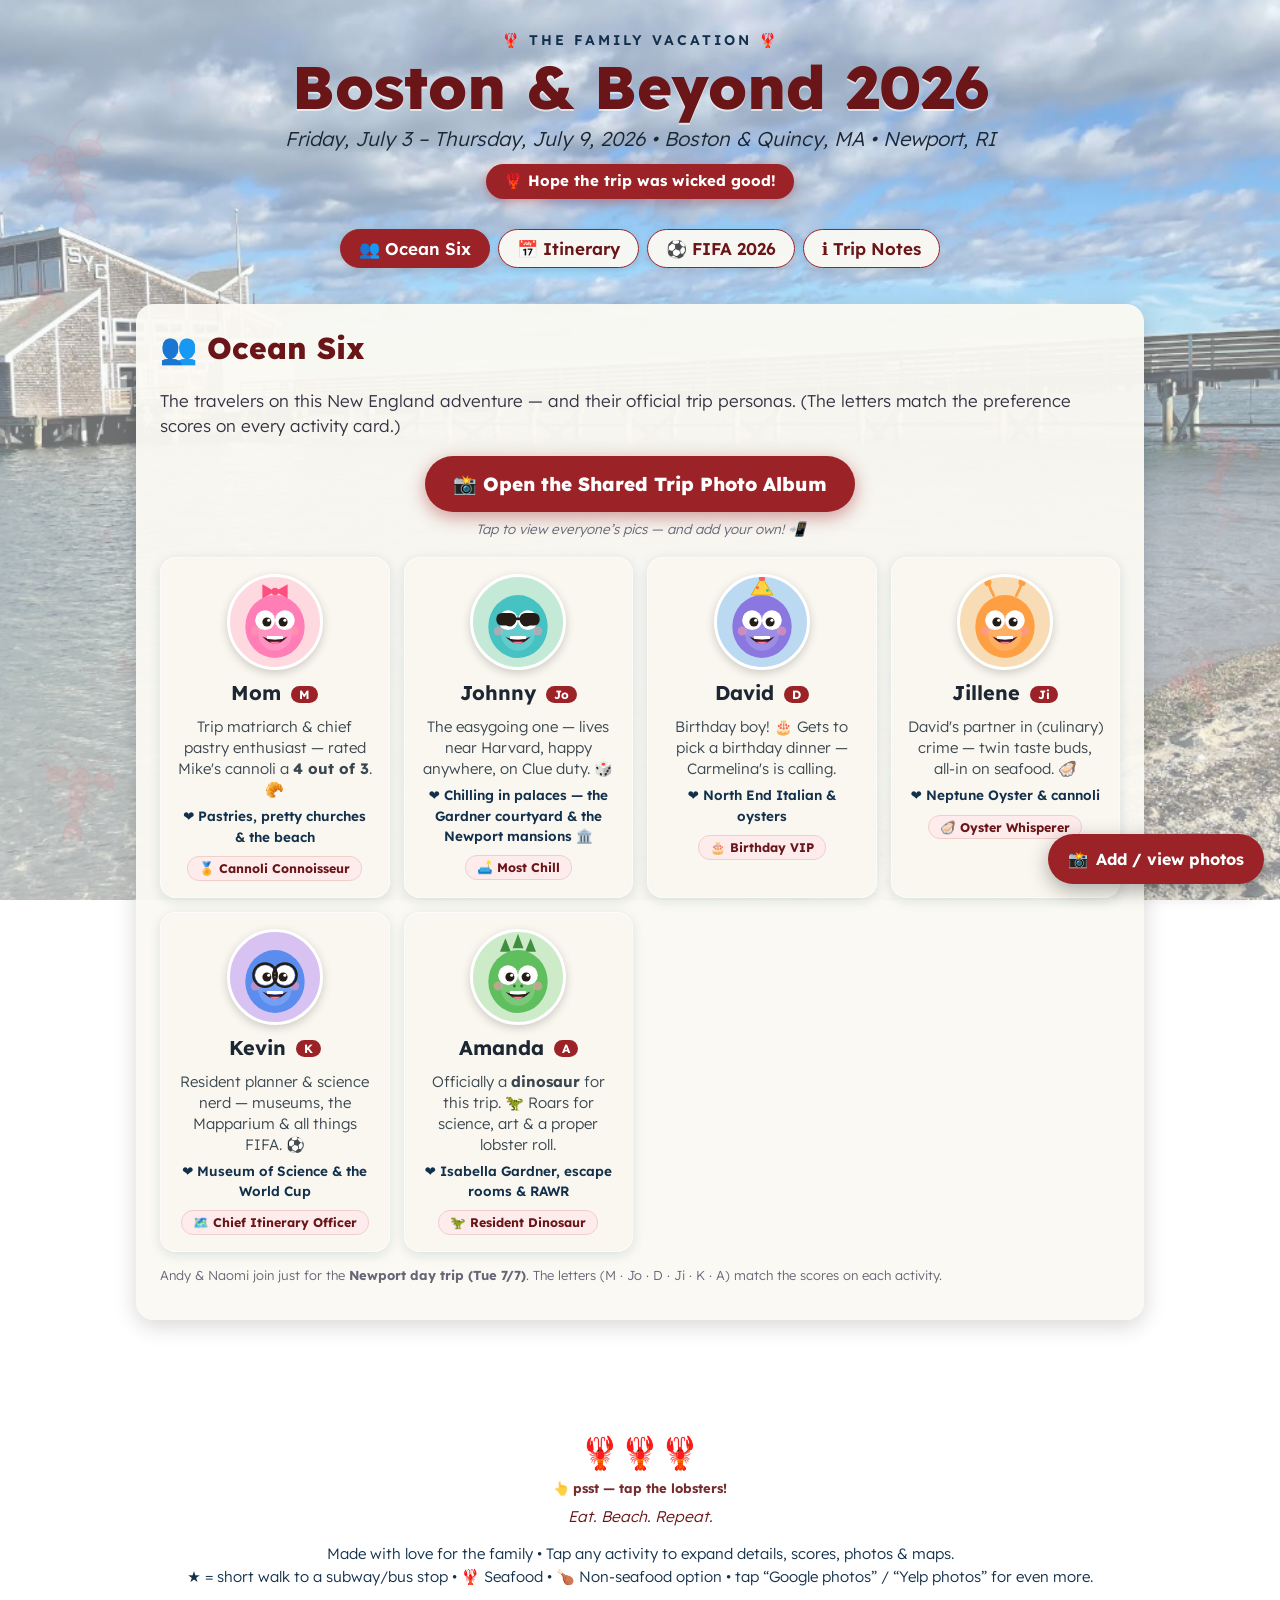
<file: docs/index.html>
<!DOCTYPE html>
<html lang="en">
<head>
<meta charset="UTF-8" />
<meta name="viewport" content="width=device-width, initial-scale=1.0" />
<title>Boston 2026 — Family Vacation 🦞</title>
<link rel="preconnect" href="https://fonts.googleapis.com">
<link rel="preconnect" href="https://fonts.gstatic.com" crossorigin>
<link href="https://fonts.googleapis.com/css2?family=Lexend:wght@300;400;500;600;700;800&display=swap" rel="stylesheet">
<link rel="stylesheet" href="css/styles.css" />
</head>
<body>
<div id="bg"></div>

<!-- Tasteful red lobster decals scattered around the page -->
<div class="lobster-decal" style="width:90px;height:112px;top:120px;left:2%;transform:rotate(-18deg)"></div>
<div class="lobster-decal" style="width:70px;height:88px;top:46%;right:1.5%;transform:rotate(22deg)"></div>
<div class="lobster-decal" style="width:80px;height:100px;bottom:6%;left:3%;transform:rotate(8deg)"></div>
<div class="lobster-decal" style="width:60px;height:75px;top:72%;right:4%;transform:rotate(-30deg)"></div>
<div class="lobster-decal" style="width:54px;height:67px;top:30%;left:1%;transform:rotate(40deg)"></div>
<!-- extra small lobsters hidden around the page -->
<div class="lobster-decal hidden-lob" style="width:30px;height:38px;top:16%;right:8%;transform:rotate(-12deg)"></div>
<div class="lobster-decal hidden-lob" style="width:26px;height:33px;top:58%;left:7%;transform:rotate(64deg)"></div>
<div class="lobster-decal hidden-lob" style="width:34px;height:43px;top:88%;right:12%;transform:rotate(-48deg)"></div>
<div class="lobster-decal hidden-lob" style="width:22px;height:28px;top:38%;right:6%;transform:rotate(120deg)"></div>
<div class="lobster-decal hidden-lob" style="width:28px;height:35px;bottom:24%;left:9%;transform:rotate(-72deg)"></div>
<div class="lobster-decal hidden-lob" style="width:20px;height:25px;top:64%;right:18%;transform:rotate(15deg)"></div>
<div class="lobster-decal hidden-lob" style="width:24px;height:30px;top:8%;left:13%;transform:rotate(-100deg)"></div>
<div class="lobster-decal hidden-lob" style="width:32px;height:40px;bottom:40%;right:3%;transform:rotate(28deg)"></div>

<header class="site">
  <p class="kicker">🦞 The Family Vacation 🦞</p>
  <h1>Boston &amp; Beyond 2026</h1>
  <p class="dates">Friday, July 3 &ndash; Thursday, July 9, 2026 &bull; Boston &amp; Quincy, MA &bull; Newport, RI</p>
  <div id="countdown" class="countdown"></div>
</header>

<nav class="tabs">
  <button id="tab-crew" class="active" onclick="showView('crew')">👥 Ocean Six</button>
  <button id="tab-itin" onclick="showView('itin')">📅 Itinerary</button>
  <button id="tab-fifa" onclick="showView('fifa')">⚽ FIFA 2026</button>
  <button id="tab-info" onclick="showView('info')">ℹ️ Trip Notes</button>
</nav>

<!-- Floating photo-album button (visible on every tab) -->
<a id="fab-photos" class="fab" target="_blank" rel="noopener" title="Shared trip photo album">📸 <span class="lbl">Add / view photos</span></a>

<main>
  <!-- CREW VIEW -->
  <section id="view-crew"></section>

  <!-- ITINERARY VIEW -->
  <section id="view-itin" class="hidden">
    <div class="day-pills" id="dayPills"></div>
    <div id="dayContent"></div>
  </section>

  <!-- FIFA VIEW -->
  <section id="view-fifa" class="hidden"></section>

  <!-- INFO VIEW -->
  <section id="view-info" class="hidden"></section>
</main>

<footer>
  <div class="lob" title="Tap to make it rain 🦞">🦞🦞🦞</div>
  <div class="lob-hint">👆 psst — tap the lobsters!</div>
  <p id="lobPun" class="lob-pun"></p>
  <p>Made with love for the family &bull; Tap any activity to expand details, scores, photos &amp; maps.<br>
  ★ = short walk to a subway/bus stop &bull; 🦞 Seafood &bull; 🍗 Non-seafood option &bull; tap “Google photos” / “Yelp photos” for even more.</p>
</footer>

<script src="js/data.js"></script>
<script src="js/app.js"></script>
</body>
</html>
</file>
<file: docs/css/styles.css>
:root{
    /* Classic nautical palette — deep navy, classic red, antique gold, warm cream */
    --lobster:#9b2226;        /* classic red (primary accent) */
    --lobster-dark:#6a1518;   /* deep oxblood */
    --ocean:#1f4e79;          /* navy (secondary accent) */
    --ocean-deep:#12304c;     /* deep navy */
    --gold:#b8860b;           /* antique gold */
    --green:#2f6f4e;          /* muted forest (prices) */
    --ink:#1d2733;            /* charcoal-navy text */
    --box:rgba(250,247,240,0.88);     /* warm cream, semi-transparent */
    --box-solid:rgba(251,249,243,0.95);
    /* MBTA line colors (official — unchanged) */
    --red:#DA291C; --orange:#ED8B00; --blue:#003DA5; --green-line:#00843D; --silver:#7C878E;
  }
  *{box-sizing:border-box;}
  html{scroll-behavior:smooth;}
  body{
    margin:0;
    font-family:'Lexend', system-ui, -apple-system, Segoe UI, sans-serif;
    font-weight:300;
    color:var(--ink);
    font-size:18px;
    line-height:1.5;
    min-height:100vh;
    position:relative;
  }
  /* ---- Background: Wollaston Beach, Quincy (with graceful gradient fallback) ---- */
  #bg{
    position:fixed; inset:0; z-index:-2;
    background:
      linear-gradient(180deg,#bfe3f2 0%, #8ec9e0 38%, #5aa9c9 52%, #d8c79f 64%, #ece0c2 100%);
    background-size:cover;
    background-position:center;
  }
  #bg.has-photo{
    background-size:cover;
    background-position:center 40%;
    background-repeat:no-repeat;
  }
  #bg::after{ /* readability veil over the photo */
    content:""; position:absolute; inset:0;
    background:linear-gradient(180deg, rgba(245,250,252,0.35), rgba(245,250,252,0.55));
  }
  /* ---- Floating lobster decals ---- */
  .lobster-decal{position:fixed; z-index:-1; opacity:0.14; pointer-events:none;}
  .lobster-decal.hidden-lob{opacity:0.07;}  /* extra-subtle "find me" lobsters */
  .lobster-decal svg{width:100%; height:100%;}
  /* ---- Layout ---- */
  header.site{
    text-align:center;
    padding:30px 18px 14px;
  }
  header.site .kicker{
    letter-spacing:3px; text-transform:uppercase; font-size:14px;
    color:var(--ocean-deep); font-weight:600; margin:0 0 4px;
  }
  header.site h1{
    margin:0; font-size:clamp(34px,6vw,60px); font-weight:800;
    color:var(--lobster-dark);
    text-shadow:0 2px 0 rgba(255,255,255,0.6);
    line-height:1.05;
  }
  header.site .dates{
    margin:6px 0 0; font-size:20px; color:var(--ink); font-style:italic;
  }
  .countdown{
    display:inline-block; margin-top:10px; background:var(--lobster); color:#fff;
    font-weight:700; font-size:15px; padding:6px 18px; border-radius:22px;
    box-shadow:0 3px 12px rgba(155,34,38,.4);
  }
  /* day-banner forecast gag */
  .day-banner .forecast{ font-size:14px; font-style:italic; color:var(--ocean-deep); margin-top:7px; }
  /* "Surprise me" picker */
  .surprise-bar{ display:flex; flex-wrap:wrap; align-items:center; gap:10px; margin:0 0 6px; }
  .surprise-btn{
    font-family:inherit; font-weight:700; font-size:15px; cursor:pointer;
    background:var(--box-solid); color:var(--lobster-dark); border:1.5px solid var(--lobster);
    padding:8px 16px; border-radius:22px; box-shadow:0 2px 8px rgba(0,0,0,.12); transition:all .15s;
  }
  .surprise-btn:hover{ background:#fff5f4; transform:translateY(-1px); }
  .surprise-out{ font-size:15.5px; color:var(--ink); }
  .surprise-out b{ color:var(--lobster-dark); }
  /* ---- Top nav tabs ---- */
  nav.tabs{
    display:flex; justify-content:center; gap:8px; flex-wrap:wrap;
    position:sticky; top:0; z-index:30;
    padding:10px; margin:6px auto 0; max-width:1100px;
  }
  nav.tabs button{
    font-family:inherit; font-size:17px; font-weight:600;
    border:1.5px solid var(--lobster); color:var(--lobster-dark);
    background:var(--box-solid); padding:8px 18px; border-radius:30px;
    cursor:pointer; transition:all .15s; box-shadow:0 2px 8px rgba(0,0,0,.12);
  }
  nav.tabs button:hover{background:#fff;}
  nav.tabs button.active{background:var(--lobster); color:#fff; border-color:var(--lobster);}
  main{max-width:1040px; margin:0 auto; padding:8px 16px 60px;}
  /* ---- Day selector ---- */
  /* ---- Day selector as a winding road of milestones (dots zigzag above/below) ---- */
  .day-pills{
    margin:22px 0 14px; padding:2px 2px; overflow-x:auto; overflow-y:hidden;
    -webkit-overflow-scrolling:touch;
  }
  /* track holds the flex row AND the SVG road, so both share the exact same width
     (even when it's wider than the screen and scrolls) */
  .road-track{
    position:relative; display:inline-flex; align-items:stretch; justify-content:space-between;
    width:max-content; min-width:100%; min-height:250px;
  }
  .milestone{
    position:relative; flex:1 0 auto; min-width:122px; height:250px;
    background:none; border:0; cursor:pointer; font-family:inherit; padding:0;
  }
  /* the wavy "road" — a smooth SVG curve through the milestones */
  .road-svg{ position:absolute; top:0; left:0; width:100%; height:100%; z-index:0; pointer-events:none; }
  .road-svg path{ stroke:var(--lobster); stroke-width:3; fill:none; stroke-dasharray:5 6; stroke-linecap:round; vector-effect:non-scaling-stroke; opacity:.55; }
  .ms-stem{ display:none; }
  .ms-dot{
    position:absolute; left:50%; transform:translateX(-50%); z-index:2;
    width:46px; height:46px; border-radius:50%;
    display:flex; align-items:center; justify-content:center; font-size:23px;
    background:var(--box-solid); border:3px solid var(--lobster);
    box-shadow:0 3px 10px rgba(0,0,0,.2); transition:transform .15s, box-shadow .15s;
  }
  .ms-label{ position:absolute; left:50%; transform:translateX(-50%); width:118px; text-align:center; z-index:2; }
  .ms-dow{display:block; font-weight:700; font-size:15px; color:var(--ocean-deep);}
  .ms-date{display:block; font-size:12px; color:#667; letter-spacing:.3px;}
  .ms-theme{display:block; font-size:12.5px; font-style:italic; color:var(--lobster-dark); line-height:1.18; margin-top:1px;}
  /* dots ride the wave: crest at 34% (up) and trough at 66% (down) */
  .milestone.up .ms-dot{ top:calc(34% - 23px); }
  .milestone.up .ms-label{ bottom:calc(66% + 26px); }
  .milestone.down .ms-dot{ top:calc(66% - 23px); }
  .milestone.down .ms-label{ top:calc(66% + 26px); }
  .milestone:hover .ms-dot{ transform:translateX(-50%) scale(1.09); }
  .milestone.active .ms-dot{
    background:var(--lobster); border-color:var(--lobster-dark);
    box-shadow:0 4px 16px rgba(155,34,38,.45); transform:translateX(-50%) scale(1.14);
  }
  .milestone.active .ms-dow{ color:var(--lobster-dark); }
  .milestone.active .ms-theme{ font-weight:600; }
  @media(max-width:560px){
    .day-pills{min-height:214px;}
    .road-track{min-height:214px;}
    .milestone{min-width:88px; height:214px;}
    .ms-dot{width:36px; height:36px; font-size:18px; border-width:2.5px;}
    .ms-label{width:84px;}
    .ms-dow{font-size:13px;}
    .ms-date{font-size:11px;}
    .ms-theme{font-size:11px; line-height:1.12;}
    .milestone.up .ms-dot{top:calc(34% - 18px);}  .milestone.up .ms-label{bottom:calc(66% + 22px);}
    .milestone.down .ms-dot{top:calc(66% - 18px);} .milestone.down .ms-label{top:calc(66% + 22px);}
  }
  /* ---- Day header banner ---- */
  .day-banner{
    background:var(--box-solid); border-radius:18px; padding:18px 22px;
    margin:14px 0 18px; box-shadow:0 6px 22px rgba(0,0,0,.16);
    border-left:8px solid var(--lobster); position:relative; overflow:hidden;
  }
  .day-banner h2{margin:0; font-size:30px; color:var(--lobster-dark); font-weight:800;}
  .day-banner .sub{font-size:18px; color:var(--ocean-deep); font-style:italic; margin-top:2px;}
  .day-banner .lob-emoji{position:absolute; right:14px; top:8px; font-size:46px; opacity:.85;}
  /* ---- Time-slot section ---- */
  .slot{margin:18px 0;}
  .slot-label{
    display:inline-block; font-weight:700; font-size:15px; letter-spacing:1.5px;
    text-transform:uppercase; color:#fff; background:var(--ocean-deep);
    padding:4px 14px; border-radius:20px; margin-bottom:8px;
  }
  .slot-label.meal{background:var(--lobster);}
  /* ---- Activity card (semi-transparent white box) ---- */
  .card{
    background:var(--box); border-radius:18px; margin:12px 0;
    box-shadow:0 6px 20px rgba(15,76,99,.16); overflow:hidden;
    border:1px solid rgba(255,255,255,.7);
    backdrop-filter:blur(2px); transition:box-shadow .2s ease;
  }
  .card:hover{box-shadow:0 9px 26px rgba(15,76,99,.22);}
  .card.open{box-shadow:0 12px 32px rgba(15,76,99,.26);}
  .card-head{
    display:flex; align-items:center; gap:14px; padding:16px 20px; cursor:pointer;
    user-select:none;
  }
  .card-head:hover{background:rgba(27,111,140,.07);}
  .card.open .card-head{background:rgba(27,111,140,.05); border-bottom:1px solid rgba(15,76,99,.12);}
  .card-title{flex:1;}
  .card-title .name{font-size:22px; font-weight:700; color:var(--ink); line-height:1.2;}
  .card-title .cat{font-size:12.5px; letter-spacing:1px; text-transform:uppercase; color:var(--ocean); font-weight:700; margin-bottom:2px;}
  .card-meta{font-size:14.5px; color:#445; margin-top:2px;}
  .chip{display:inline-block; font-size:13px; padding:3px 10px; border-radius:12px; margin:5px 5px 0 0; font-weight:600;}
  .chip.price{background:#e3f3e8; color:var(--green);}
  .chip.score{background:#fdeceb; color:var(--lobster-dark);}
  .chip.hours{background:#eef4f7; color:var(--ocean-deep);}
  .chip.leg{background:#e6f2ea; color:var(--green);}
  .chip.ticket{background:#fbe7cf; color:#8a5a00;}
  .ticket-box{background:#fff7e6; border:1px solid #f0d9a6; border-left:5px solid var(--gold); border-radius:12px; padding:10px 14px; margin:2px 0 12px;}
  .tk-hd{font-weight:800; color:var(--lobster-dark); font-size:13.5px; letter-spacing:.5px; margin-bottom:4px;}
  .tk-row{font-size:16px; margin:2px 0; color:var(--ink);}
  .tk-hard{color:var(--lobster); font-weight:700;}
  .tk-flex{color:var(--green); font-weight:700;}
  .tk-note{font-size:14.5px; color:#556; margin-top:6px; white-space:pre-line;}
  .slot-note{font-size:14.5px; color:var(--ocean-deep); font-style:italic; margin:2px 0 10px;}
  .expander{font-size:28px; color:var(--lobster); transition:transform .2s; line-height:1; flex:0 0 auto; width:26px; text-align:center;}
  .card.open .expander{transform:rotate(45deg);}
  .card-body{display:none; padding:14px 20px 20px;}
  .card.open .card-body{display:block; animation:fade .25s ease;}
  @keyframes fade{from{opacity:0; transform:translateY(-4px);}to{opacity:1; transform:none;}}
  .notes{white-space:pre-line; margin:6px 0 12px; font-size:17px;}
  /* ---- Photo gallery ---- */
  .gallery{display:flex; gap:8px; flex-wrap:wrap; margin:6px 0 12px;}
  .gallery img{
    width:calc(33.33% - 6px); height:140px; object-fit:cover; border-radius:10px;
    background:linear-gradient(135deg,#bcd9e6,#dcc9a0); box-shadow:0 2px 6px rgba(0,0,0,.18);
    cursor:zoom-in; transition:transform .18s ease, box-shadow .18s ease;
  }
  .gallery img:hover{ transform:scale(1.04); box-shadow:0 8px 22px rgba(0,0,0,.32); position:relative; z-index:1; }
  @media(max-width:560px){ .gallery img{width:calc(50% - 4px); height:120px;} }
  /* ---- Lightbox (tap a photo to enlarge) ---- */
  .lightbox{position:fixed; inset:0; z-index:1000; display:none; align-items:center; justify-content:center;
    background:rgba(12,20,28,.93); padding:30px;}
  .lightbox.open{display:flex; animation:fade .2s ease;}
  .lightbox img{max-width:92vw; max-height:82vh; object-fit:contain; border-radius:12px;
    box-shadow:0 12px 50px rgba(0,0,0,.6); background:#0c141c;}
  .lb-close{position:absolute; top:14px; right:22px; font-size:42px; line-height:1; color:#fff;
    cursor:pointer; opacity:.85; font-family:Arial,Helvetica,sans-serif;}
  .lb-close:hover{opacity:1;}
  .lb-nav{position:absolute; top:50%; transform:translateY(-50%); font-size:50px; color:#fff;
    cursor:pointer; opacity:.8; user-select:none; padding:8px 18px; font-family:Arial,Helvetica,sans-serif;}
  .lb-nav:hover{opacity:1;}
  .lb-prev{left:6px;} .lb-next{right:6px;}
  .lb-cap{position:absolute; bottom:18px; left:0; right:0; text-align:center; color:#fff;
    font-size:18px; font-family:'Lexend',sans-serif; text-shadow:0 1px 4px rgba(0,0,0,.7);}
  .lb-cap .count{opacity:.7; font-size:14px; margin-left:8px;}
  @media(max-width:560px){ .lb-nav{font-size:36px; padding:6px 10px;} .lb-close{font-size:36px;} }
  /* ---- Detail grid ---- */
  .detail{font-size:16.5px; margin:3px 0;}
  .detail b{color:var(--ocean-deep);}
  .scores{display:flex; flex-wrap:wrap; gap:6px; margin:8px 0;}
  .score-box{background:#fff; border:1px solid #e6c9c5; border-radius:10px; padding:4px 9px; font-size:14px; text-align:center; min-width:46px;}
  .score-box .who{font-size:11px; color:#888; text-transform:uppercase; letter-spacing:.5px;}
  .score-box .val{font-weight:700; font-size:17px;}
  .v1{color:#999;} .v2{color:var(--ocean);} .v3{color:var(--lobster);}
  .score-box.total{background:var(--lobster); border-color:var(--lobster);}
  .score-box.total .who,.score-box.total .val{color:#fff;}
  .maps-link, a.btn{
    display:inline-block; text-decoration:none; font-weight:600; font-size:15px;
    background:var(--ocean); color:#fff; padding:7px 14px; border-radius:10px; margin:6px 8px 2px 0;
  }
  .maps-link:hover,a.btn:hover{background:var(--ocean-deep);}
  a.btn.alt{background:#fff; color:var(--lobster-dark); border:1.5px solid var(--lobster);}
  a.btn.alt:hover{background:#fff5f4;}
  /* ---- Transit star ---- */
  .transit{display:block; margin:8px 0; font-size:16px; font-weight:600;}
  .transit .star{color:var(--gold); font-size:19px;}
  .line-tag{display:inline-block; color:#fff; padding:1px 8px; border-radius:10px; font-size:14px; font-weight:700; margin:0 2px;}
  .L-red{background:var(--red);} .L-orange{background:var(--orange);} .L-blue{background:var(--blue);}
  .L-green{background:var(--green-line);} .L-silver{background:var(--silver);} .L-commuter{background:#80276c;}
  /* ---- Nearby eats ---- */
  .eats-intro{font-size:15.5px; font-style:italic; color:#445; margin:6px 0 10px;}
  /* ---- Collapsible restaurant / food card ---- */
  .eat{
    background:var(--box-solid); border-radius:14px; margin:9px 0; overflow:hidden;
    border-left:5px solid var(--lobster); box-shadow:0 3px 12px rgba(15,76,99,.13);
    transition:box-shadow .2s ease;
  }
  .eat:hover{box-shadow:0 7px 18px rgba(15,76,99,.2);}
  .eat-head{display:flex; align-items:center; gap:12px; padding:12px 16px; cursor:pointer; user-select:none;}
  .eat-head:hover{background:rgba(192,57,43,.06);}
  .eat.open .eat-head{background:rgba(192,57,43,.05); border-bottom:1px solid rgba(192,57,43,.14);}
  .eat-title{flex:1;}
  .eat .en{font-size:18.5px; font-weight:700; color:var(--ink); line-height:1.25;}
  .eat-summary{margin-top:3px; font-size:14.5px; color:#556;}
  .hrs-chip{color:var(--ocean-deep); font-weight:600;}
  .eat-body{display:none; padding:12px 16px 16px;}
  .eat.open .eat-body{display:block; animation:fade .22s ease;}
  .eat.open .expander{transform:rotate(45deg);}
  .eat-desc{font-size:16px; color:#3a4650; margin:0 0 10px;}
  .eat-hours{font-size:15px; color:var(--ink); margin:2px 0 8px;}
  .eat-hours b{color:var(--ocean-deep);}
  .hrs-note{font-size:12.5px; color:#8a8f96; font-style:italic;}
  .eat .ed{font-size:15px; color:#445; margin:2px 0;}
  .photo-count{background:#eef4f7; color:var(--ocean-deep); font-weight:700; padding:1px 8px; border-radius:10px; font-size:13px; white-space:nowrap;}
  .walk{font-weight:700; color:var(--green);}
  .walk.far{color:#b06a00;}
  .cuisine-tag{background:#f1e6c9; color:#7c5e16; font-size:12px; font-weight:700; padding:1px 8px; border-radius:10px; white-space:nowrap;}
  .seafood-tag{background:#dceef5; color:var(--ocean-deep); font-size:12px; font-weight:700; padding:1px 8px; border-radius:10px; white-space:nowrap;}
  .nonsea-tag{background:#eaf5ea; color:#1e7a3f; font-size:12px; font-weight:700; padding:1px 8px; border-radius:10px; white-space:nowrap;}
  /* ---- Optional section ---- */
  .optional{
    background:rgba(255,255,255,.78); border:2px dashed var(--ocean); border-radius:16px;
    padding:14px 20px; margin:18px 0;
  }
  .optional h3{margin:0 0 6px; color:var(--ocean-deep); font-size:22px;}
  .optional .ointro{font-size:15px; font-style:italic; color:#445; margin-bottom:8px;}
  .opt{margin:7px 0; font-size:16.5px;}
  .opt b{color:var(--lobster-dark);}
  /* ---- FIFA view ---- */
  .panel{
    background:var(--box-solid); border-radius:18px; padding:22px 24px;
    box-shadow:0 6px 22px rgba(0,0,0,.16); margin:18px 0;
  }
  .panel h2{margin:0 0 6px; color:var(--lobster-dark); font-size:30px; font-weight:800;}
  .panel p.lead{font-size:17px; color:#334;}
  .hero-match{
    background:linear-gradient(120deg,var(--ocean-deep),var(--ocean));
    color:#fff; border-radius:16px; padding:18px 22px; margin:10px 0 18px;
    box-shadow:0 4px 16px rgba(0,0,0,.25);
  }
  .hero-match .big{font-size:26px; font-weight:800;}
  .hero-match .when{font-size:18px; opacity:.95;}
  table.fifa{width:100%; border-collapse:collapse; margin:12px 0; font-size:15.5px; background:#fff; border-radius:12px; overflow:hidden;}
  table.fifa th{background:var(--lobster); color:#fff; text-align:left; padding:10px 12px; font-size:14px; letter-spacing:.5px;}
  table.fifa td{padding:10px 12px; border-top:1px solid #eee; vertical-align:top;}
  table.fifa tr:nth-child(even) td{background:#faf6f0;}
  table.fifa .ev{font-weight:700; color:var(--ink);}
  table.fifa .nb{font-size:12.5px; color:var(--ocean-deep); font-weight:700; text-transform:uppercase; letter-spacing:.5px;}
  .note-box{background:#fff7e6; border-left:5px solid var(--gold); padding:10px 16px; border-radius:10px; font-size:15.5px; margin:12px 0;}
  /* ---- Crew tab ---- */
  .photos-cta{ text-align:center; margin:10px 0 18px; }
  .photos-btn{ display:inline-block; text-decoration:none; font-weight:800; font-size:19px;
    background:var(--lobster); color:#fff; padding:14px 28px; border-radius:32px;
    box-shadow:0 5px 18px rgba(155,34,38,.45); transition:all .15s; }
  .photos-btn:hover{ background:var(--lobster-dark); transform:translateY(-1px); }
  .photos-sub{ font-size:13.5px; color:#667; font-style:italic; margin-top:7px; }
  /* nav "Photos" link — filled to stand out from the view tabs */
  nav.tabs .photoslink{ font-family:inherit; font-size:17px; font-weight:700; text-decoration:none;
    background:var(--lobster); color:#fff; border:1.5px solid var(--lobster);
    padding:8px 18px; border-radius:30px; box-shadow:0 2px 8px rgba(0,0,0,.12); cursor:pointer; }
  nav.tabs .photoslink:hover{ background:var(--lobster-dark); }
  /* floating photo button on every screen */
  .fab{ position:fixed; right:16px; bottom:16px; z-index:60; display:inline-flex; align-items:center; gap:8px;
    background:var(--lobster); color:#fff; text-decoration:none; font-weight:700; font-size:16px;
    padding:13px 20px; border-radius:32px; box-shadow:0 6px 20px rgba(0,0,0,.32); transition:all .15s; }
  .fab:hover{ background:var(--lobster-dark); transform:translateY(-2px); }
  @media(max-width:560px){ .fab{ right:12px; bottom:12px; padding:12px 16px; font-size:15px; } }
  .crew{ display:grid; grid-template-columns:repeat(auto-fill,minmax(220px,1fr)); gap:14px; margin-top:14px; }
  .crew-card{ background:var(--box); border:1px solid rgba(255,255,255,.6); border-radius:16px; padding:16px; text-align:center; box-shadow:0 3px 12px rgba(15,76,99,.14); }
  .avatar{
    position:relative; display:inline-flex; align-items:center; justify-content:center;
    width:96px; height:96px; border-radius:50%; margin:0 auto 8px;
    font-size:46px; font-weight:800; color:var(--lobster-dark);
    box-shadow:0 3px 10px rgba(0,0,0,.18); overflow:hidden; border:3px solid #fff;
    line-height:1;
  }
  .avatar img{ position:absolute; inset:0; width:100%; height:100%; object-fit:cover; }
  .avatar svg{ width:100%; height:100%; display:block; }
  .avatar.dino{ font-size:52px; }
  .crew-name{ font-size:20px; font-weight:700; color:var(--ink); }
  .crew-code{ font-size:12px; font-weight:700; color:#fff; background:var(--lobster); border-radius:10px; padding:1px 8px; vertical-align:middle; margin-left:4px; }
  .crew-blurb{ font-size:15px; color:#3a4650; margin:8px 0 6px; line-height:1.4; }
  .crew-fav{ font-size:13.5px; color:var(--ocean-deep); font-weight:600; }
  /* ---- Legend / footer ---- */
  .legend{background:var(--box); border-radius:14px; padding:12px 18px; margin:16px 0; font-size:15px; box-shadow:0 3px 12px rgba(0,0,0,.12);}
  .legend b{color:var(--lobster-dark);}
  footer{text-align:center; padding:30px 18px 70px; color:var(--ocean-deep); font-size:15px;}
  footer .lob{font-size:32px; cursor:pointer; user-select:none; display:inline-block; transform-origin:center bottom; animation:lobwiggle 1.8s ease-in-out infinite;}
  footer .lob:hover{animation:none; transform:scale(1.15) rotate(-5deg);}
  @keyframes lobwiggle{ 0%,100%{transform:rotate(-7deg);} 50%{transform:rotate(7deg);} }
  .lob-hint{font-size:13px; font-weight:700; color:var(--lobster-dark); margin-top:3px; opacity:.9;}
  .lob-pun{font-style:italic; color:var(--lobster-dark); font-size:15.5px; margin:6px 0 0; min-height:1.2em;}
  .crew-award{display:inline-block; margin-top:9px; font-size:12.5px; font-weight:700; color:var(--lobster-dark); background:#fdeceb; border:1px solid #f0cfcb; border-radius:12px; padding:2px 11px;}
  /* lobster rain easter egg */
  .lobdrop{position:fixed; top:-48px; z-index:2000; pointer-events:none; will-change:transform; animation:lobfall linear forwards;}
  @keyframes lobfall{ to{ transform:translateY(112vh) rotate(360deg); } }
  .eat-links{margin-top:8px; display:flex; flex-wrap:wrap; gap:0;}
  .eat .gallery img{height:130px;}
  .egg{
    text-align:center; margin:26px 0 6px; font-size:13px; color:#5a6b72; opacity:.55;
    transition:opacity .2s; cursor:help;
  }
  .egg:hover{opacity:1;}
  .egg .bigword{font-style:italic; color:var(--lobster-dark); font-weight:700; letter-spacing:.3px;}
  .joke{font-style:italic; color:var(--ocean-deep);}
  .hidden{display:none !important;}
  .src-link{color:var(--ocean); }
  @media(max-width:560px){
    body{font-size:17px;}
    .gallery img{height:110px;}
    main{padding:8px 10px 50px;}
  }
</file>
